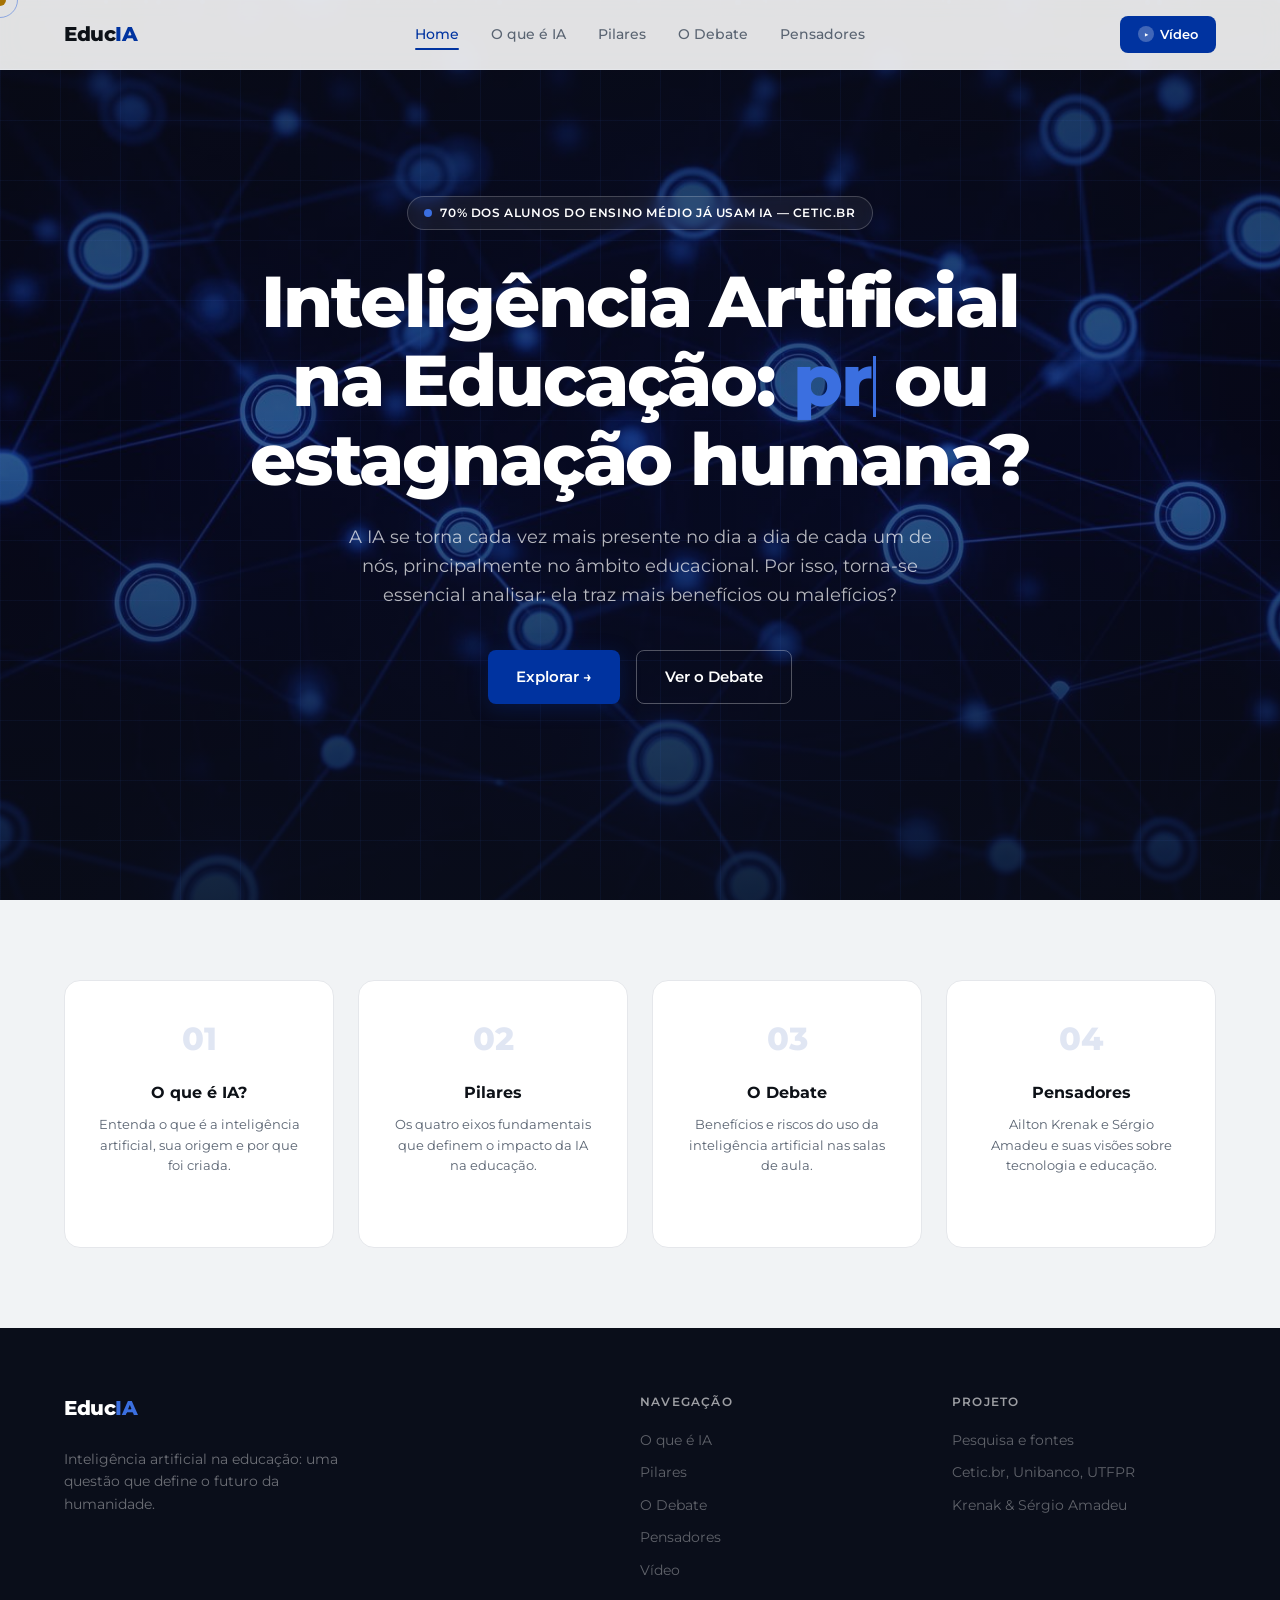
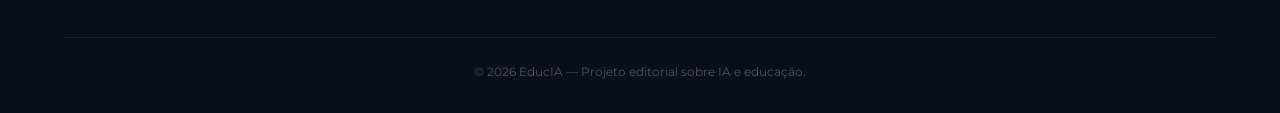
<file: index.html>
<!DOCTYPE html>
<html lang="pt-BR">
<head>
<meta charset="UTF-8"/><meta name="viewport" content="width=device-width,initial-scale=1.0"/>
<title>EducIA — IA na Educação</title>
<link rel="stylesheet" href="style.css">
<style>
  .hero{position:relative;min-height:100vh;display:flex;align-items:center;justify-content:center;overflow:hidden;text-align:center;color:#fff}
  .hero-bg{position:absolute;inset:0;width:100%;height:110%;object-fit:cover;z-index:0;animation:heroBgDrift 20s ease-in-out infinite alternate}
  @keyframes heroBgDrift{from{transform:scale(1.05) translateY(0)}to{transform:scale(1.12) translateY(-3%)}}
  .hero-overlay{position:absolute;inset:0;background:linear-gradient(180deg,rgba(10,14,26,.75) 0%,rgba(10,14,26,.5) 50%,rgba(10,14,26,.85) 100%);z-index:1}
  .hero-grid{position:absolute;inset:0;z-index:1;background-image:linear-gradient(rgba(59,111,224,.07) 1px,transparent 1px),linear-gradient(90deg,rgba(59,111,224,.07) 1px,transparent 1px);background-size:60px 60px;animation:gridMove 8s linear infinite}
  @keyframes gridMove{from{background-position:0 0}to{background-position:0 60px}}
  .particles{position:absolute;inset:0;z-index:1;pointer-events:none;overflow:hidden}
  .particle{position:absolute;border-radius:50%;background:rgba(59,111,224,.5);animation:floatUp linear infinite}
  @keyframes floatUp{0%{transform:translateY(100vh) scale(0);opacity:0}10%{opacity:1}90%{opacity:.5}100%{transform:translateY(-100px) scale(1);opacity:0}}
  .hero-content{position:relative;z-index:2;max-width:900px;padding:0 24px}
  .hero-content>*{opacity:0;transform:translateY(30px)}
  .hero-content.visible .badge{animation:fadeUp .7s .1s forwards}
  .hero-content.visible h1{animation:fadeUp .7s .3s forwards}
  .hero-content.visible .hero-sub{animation:fadeUp .7s .5s forwards}
  .hero-content.visible .hero-actions{animation:fadeUp .7s .7s forwards}
  @keyframes fadeUp{to{opacity:1;transform:translateY(0)}}
  .badge{display:inline-flex;align-items:center;gap:8px;padding:6px 16px;border-radius:999px;border:1px solid rgba(255,255,255,.2);background:rgba(255,255,255,.06);font-size:12px;font-weight:600;letter-spacing:.05em;margin-bottom:32px;backdrop-filter:blur(6px)}
  .dot{width:8px;height:8px;border-radius:50%;background:var(--cobalt-light);flex-shrink:0;animation:dotPulse 2s infinite}
  @keyframes dotPulse{0%,100%{box-shadow:0 0 0 0 rgba(59,111,224,.7)}50%{box-shadow:0 0 0 6px rgba(59,111,224,0)}}
  .hero h1{font-size:clamp(36px,6vw,72px);font-weight:800;line-height:1.1;letter-spacing:-.03em}
  .typewriter-wrap{display:inline;color:var(--cobalt-light)}
  #typewriter{display:inline}
  .cursor-blink{display:inline-block;width:3px;height:.85em;background:var(--cobalt-light);margin-left:2px;vertical-align:middle;animation:blink .7s step-end infinite}
  @keyframes blink{0%,100%{opacity:1}50%{opacity:0}}
  .hero-sub{margin-top:24px;font-size:18px;color:rgba(255,255,255,.7);max-width:600px;margin-left:auto;margin-right:auto}
  .hero-actions{margin-top:40px;display:flex;gap:16px;justify-content:center;flex-wrap:wrap}
  /* cards de navegação */
  .nav-cards{padding:80px 0;background:var(--muted)}
  .nav-cards-grid{display:grid;grid-template-columns:repeat(4,1fr);gap:24px}
  @media(max-width:900px){.nav-cards-grid{grid-template-columns:repeat(2,1fr)}}
  @media(max-width:560px){.nav-cards-grid{grid-template-columns:1fr}}
  .nav-card{display:block;background:var(--card);border:1px solid var(--border);border-radius:16px;padding:32px;transition:all .3s;text-align:center}
  .nav-card:hover{border-color:var(--cobalt);transform:translateY(-6px);box-shadow:0 16px 40px rgba(0,51,160,.1)}
  .nav-card-num{font-size:32px;font-weight:800;color:rgba(0,51,160,.12);margin-bottom:16px}
  .nav-card:hover .nav-card-num{color:var(--cobalt)}
  .nav-card h3{font-size:16px;font-weight:700;margin-bottom:8px;transition:color .3s}
  .nav-card:hover h3{color:var(--cobalt)}
  .nav-card p{font-size:13px;color:var(--muted-fg)}
  .nav-card .arrow{display:inline-block;margin-top:16px;font-size:13px;color:var(--cobalt);font-weight:600;opacity:0;transform:translateX(-8px);transition:opacity .3s,transform .3s}
  .nav-card:hover .arrow{opacity:1;transform:translateX(0)}
</style>
</head>
<body>
<div id="cursor"></div><div id="cursor-ring"></div><div id="progress-bar"></div>
<nav class="nav" id="navbar">
  <div class="nav-inner">
    <a href="index.html" class="logo">Educ<span>IA</span></a>
    <div class="nav-links">
      <a href="index.html">Home</a>
      <a href="sobre.html">O que é IA</a>
      <a href="pilares.html">Pilares</a>
      <a href="debate.html">O Debate</a>
      <a href="pensadores.html">Pensadores</a>
    </div>
    <div class="nav-right">
      <a href="videos.html" class="nav-video-btn"><span class="play-icon">▶</span> Vídeo</a>
    </div>
  </div>
</nav>

<section class="hero">
  <img src="hero-bg.jpg" alt="" class="hero-bg"/>
  <div class="hero-overlay"></div>
  <div class="hero-grid"></div>
  <div class="particles" id="particles"></div>
  <div class="hero-content" id="heroContent">
    <div class="badge"><span class="dot"></span> 70% DOS ALUNOS DO ENSINO MÉDIO JÁ USAM IA — CETIC.BR</div>
    <h1>Inteligência Artificial na Educação: <span class="typewriter-wrap"><span id="typewriter"></span><span class="cursor-blink"></span></span> ou estagnação humana?</h1>
    <p class="hero-sub">A IA se torna cada vez mais presente no dia a dia de cada um de nós, principalmente no âmbito educacional. Por isso, torna-se essencial analisar: ela traz mais benefícios ou malefícios?</p>
    <div class="hero-actions">
      <a href="sobre.html" class="btn btn-primary">Explorar →</a>
      <a href="debate.html" class="btn btn-outline">Ver o Debate</a>
    </div>
  </div>
</section>

<section class="nav-cards">
  <div class="container">
    <div class="nav-cards-grid stagger">
      <a href="sobre.html" class="nav-card">
        <div class="nav-card-num">01</div>
        <h3>O que é IA?</h3>
        <p>Entenda o que é a inteligência artificial, sua origem e por que foi criada.</p>
        <div class="arrow">Explorar →</div>
      </a>
      <a href="pilares.html" class="nav-card">
        <div class="nav-card-num">02</div>
        <h3>Pilares</h3>
        <p>Os quatro eixos fundamentais que definem o impacto da IA na educação.</p>
        <div class="arrow">Explorar →</div>
      </a>
      <a href="debate.html" class="nav-card">
        <div class="nav-card-num">03</div>
        <h3>O Debate</h3>
        <p>Benefícios e riscos do uso da inteligência artificial nas salas de aula.</p>
        <div class="arrow">Explorar →</div>
      </a>
      <a href="pensadores.html" class="nav-card">
        <div class="nav-card-num">04</div>
        <h3>Pensadores</h3>
        <p>Ailton Krenak e Sérgio Amadeu e suas visões sobre tecnologia e educação.</p>
        <div class="arrow">Explorar →</div>
      </a>
    </div>
  </div>
</section>

<footer id="contato">
  <div class="container">
    <div class="footer-grid">
      <div><a href="index.html" class="logo" style="color:#fff">Educ<span style="color:var(--cobalt-light)">IA</span></a><p>Inteligência artificial na educação: uma questão que define o futuro da humanidade.</p></div>
      <div><h4>Navegação</h4><a href="sobre.html">O que é IA</a><br><a href="pilares.html">Pilares</a><br><a href="debate.html">O Debate</a><br><a href="pensadores.html">Pensadores</a><br><a href="videos.html">Vídeo</a></div>
      <div><h4>Projeto</h4><a href="#">Pesquisa e fontes</a><br><a href="#">Cetic.br, Unibanco, UTFPR</a><br><a href="#">Krenak &amp; Sérgio Amadeu</a></div>
    </div>
    <div class="footer-bottom">© 2026 EducIA — Projeto editorial sobre IA e educação.</div>
  </div>
</footer>
<script src="script.js"></script>
<script>
window.addEventListener('load',()=>document.getElementById('heroContent').classList.add('visible'));
const pc=document.getElementById('particles');
for(let i=0;i<22;i++){const p=document.createElement('div');p.className='particle';const s=Math.random()*4+2;p.style.cssText=`width:${s}px;height:${s}px;left:${Math.random()*100}%;animation-duration:${Math.random()*10+8}s;animation-delay:${Math.random()*8}s;opacity:${Math.random()*.4+.15}`;pc.appendChild(p)}
const words=['progresso','inovação','o futuro','a solução?'];let wi=0,ci=0,deleting=false;
const tw=document.getElementById('typewriter');
function type(){const word=words[wi];if(!deleting){tw.textContent=word.slice(0,++ci);if(ci===word.length){deleting=true;setTimeout(type,1800);return}}else{tw.textContent=word.slice(0,--ci);if(ci===0){deleting=false;wi=(wi+1)%words.length}}setTimeout(type,deleting?60:100)}
setTimeout(type,1200);
</script>
</body></html>
</file>
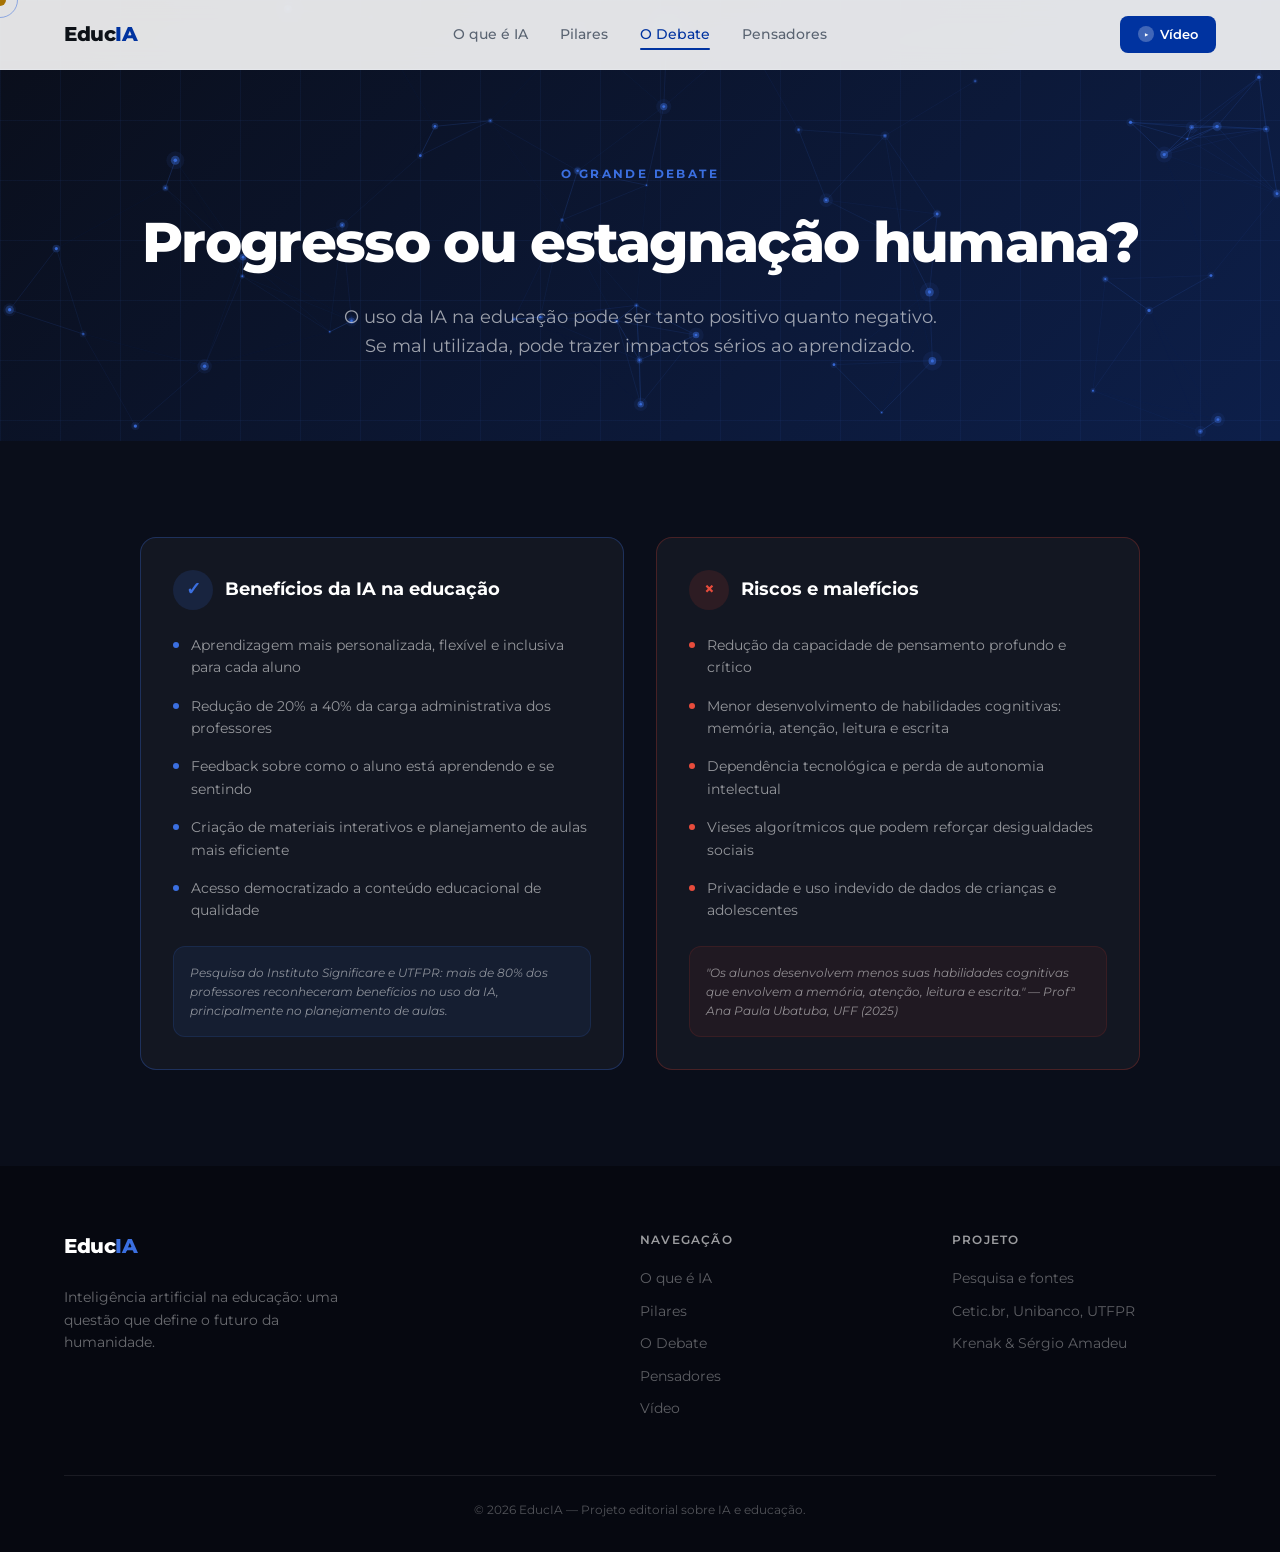
<file: debate.html>
<!DOCTYPE html>
<html lang="pt-BR">
<head>
<meta charset="UTF-8"/><meta name="viewport" content="width=device-width,initial-scale=1.0"/>
<title>EducIA — O Debate</title>
<link rel="stylesheet" href="style.css">
<style>
  body{background:var(--deep-dark)}
  .page-hero{background:linear-gradient(135deg,var(--deep-dark) 0%,#0d1f4a 100%)}
  .section{background:var(--deep-dark)}
  .section-intro h2,.section-intro .eyebrow{color:#fff}
  .section-intro .eyebrow{color:var(--cobalt-light)}
  .section-intro p{color:rgba(255,255,255,.5)}
  .debate-grid{display:grid;grid-template-columns:1fr 1fr;gap:32px;max-width:1000px;margin:0 auto}
  @media(max-width:768px){.debate-grid{grid-template-columns:1fr}}
  .debate-card{background:rgba(255,255,255,.04);border-radius:16px;padding:32px;border:1px solid rgba(255,255,255,.08);transition:transform .3s,box-shadow .3s}
  .debate-card:hover{transform:translateY(-4px)}
  .debate-card.benefit{border-color:rgba(59,111,224,.3)}
  .debate-card.benefit:hover{box-shadow:0 12px 40px rgba(59,111,224,.15)}
  .debate-card.risk{border-color:rgba(192,57,43,.3)}
  .debate-card.risk:hover{box-shadow:0 12px 40px rgba(192,57,43,.15)}
  .debate-head{display:flex;align-items:center;gap:12px;margin-bottom:24px}
  .debate-icon{width:40px;height:40px;border-radius:50%;display:flex;align-items:center;justify-content:center;font-weight:700;font-size:18px;transition:transform .3s}
  .debate-card:hover .debate-icon{transform:scale(1.15) rotate(-5deg)}
  .benefit .debate-icon{background:rgba(59,111,224,.15);color:var(--cobalt-light)}
  .risk .debate-icon{background:rgba(192,57,43,.15);color:#e74c3c}
  .debate-head h3{font-size:18px;color:#fff}
  .debate-card ul li{display:flex;gap:12px;margin-bottom:16px;font-size:14px;color:rgba(255,255,255,.55);opacity:0;transform:translateX(-10px);transition:opacity .4s,transform .4s}
  .debate-card.visible ul li{opacity:1;transform:translateX(0)}
  .debate-card.visible ul li:nth-child(1){transition-delay:.1s}
  .debate-card.visible ul li:nth-child(2){transition-delay:.2s}
  .debate-card.visible ul li:nth-child(3){transition-delay:.3s}
  .debate-card.visible ul li:nth-child(4){transition-delay:.4s}
  .debate-card.visible ul li:nth-child(5){transition-delay:.5s}
  .debate-card ul li::before{content:"";width:6px;height:6px;border-radius:50%;margin-top:8px;flex-shrink:0}
  .benefit ul li::before{background:var(--cobalt-light)}
  .risk ul li::before{background:#e74c3c}
  .debate-quote{margin-top:24px;padding:16px;border-radius:12px;font-size:12px;font-style:italic}
  .benefit .debate-quote{background:rgba(59,111,224,.08);border:1px solid rgba(59,111,224,.15);color:rgba(255,255,255,.5)}
  .risk .debate-quote{background:rgba(192,57,43,.08);border:1px solid rgba(192,57,43,.15);color:rgba(255,255,255,.5)}
  footer{background:#060810}

  .bg-canvas{position:absolute;inset:0;width:100%;height:100%;display:block;z-index:0;pointer-events:none}
  .page-hero{position:relative;overflow:hidden}
  .page-hero-content{position:relative;z-index:1}
</style>
</head>
<body>
<div id="cursor"></div><div id="cursor-ring"></div><div id="progress-bar"></div>
<nav class="nav" id="navbar">
  <div class="nav-inner">
    <a href="index.html" class="logo">Educ<span>IA</span></a>
    <div class="nav-links">
      <a href="sobre.html">O que é IA</a>
      <a href="pilares.html">Pilares</a>
      <a href="debate.html">O Debate</a>
      <a href="pensadores.html">Pensadores</a>
    </div>
    <div class="nav-right"><a href="videos.html" class="nav-video-btn"><span class="play-icon">▶</span> Vídeo</a></div>
  </div>
</nav>

<div class="page-hero">
  <canvas id="bgCanvas" class="bg-canvas"></canvas>
  <div class="page-hero-content container">
    <span class="eyebrow">O Grande Debate</span>
    <h1>Progresso ou estagnação humana?</h1>
    <p>O uso da IA na educação pode ser tanto positivo quanto negativo. Se mal utilizada, pode trazer impactos sérios ao aprendizado.</p>
  </div>
</div>

<section class="section">
  <div class="container">
    <div class="debate-grid">
      <div class="debate-card benefit reveal-left">
        <div class="debate-head"><div class="debate-icon">✓</div><h3>Benefícios da IA na educação</h3></div>
        <ul>
          <li>Aprendizagem mais personalizada, flexível e inclusiva para cada aluno</li>
          <li>Redução de 20% a 40% da carga administrativa dos professores</li>
          <li>Feedback sobre como o aluno está aprendendo e se sentindo</li>
          <li>Criação de materiais interativos e planejamento de aulas mais eficiente</li>
          <li>Acesso democratizado a conteúdo educacional de qualidade</li>
        </ul>
        <div class="debate-quote">Pesquisa do Instituto Significare e UTFPR: mais de 80% dos professores reconheceram benefícios no uso da IA, principalmente no planejamento de aulas.</div>
      </div>
      <div class="debate-card risk reveal-right">
        <div class="debate-head"><div class="debate-icon">×</div><h3>Riscos e malefícios</h3></div>
        <ul>
          <li>Redução da capacidade de pensamento profundo e crítico</li>
          <li>Menor desenvolvimento de habilidades cognitivas: memória, atenção, leitura e escrita</li>
          <li>Dependência tecnológica e perda de autonomia intelectual</li>
          <li>Vieses algorítmicos que podem reforçar desigualdades sociais</li>
          <li>Privacidade e uso indevido de dados de crianças e adolescentes</li>
        </ul>
        <div class="debate-quote">"Os alunos desenvolvem menos suas habilidades cognitivas que envolvem a memória, atenção, leitura e escrita." — Profª Ana Paula Ubatuba, UFF (2025)</div>
      </div>
    </div>
  </div>
</section>

<footer>
  <div class="container">
    <div class="footer-grid">
      <div><a href="index.html" class="logo" style="color:#fff">Educ<span style="color:var(--cobalt-light)">IA</span></a><p>Inteligência artificial na educação: uma questão que define o futuro da humanidade.</p></div>
      <div><h4>Navegação</h4><a href="sobre.html">O que é IA</a><br><a href="pilares.html">Pilares</a><br><a href="debate.html">O Debate</a><br><a href="pensadores.html">Pensadores</a><br><a href="videos.html">Vídeo</a></div>
      <div><h4>Projeto</h4><a href="#">Pesquisa e fontes</a><br><a href="#">Cetic.br, Unibanco, UTFPR</a><br><a href="#">Krenak &amp; Sérgio Amadeu</a></div>
    </div>
    <div class="footer-bottom">© 2026 EducIA — Projeto editorial sobre IA e educação.</div>
  </div>
</footer>
<script src="script.js"></script>
<script src="bg.js"></script>
<script>createNetworkBg('bgCanvas', {color:'59,111,224', dots:55});</script>
</body></html>
</file>
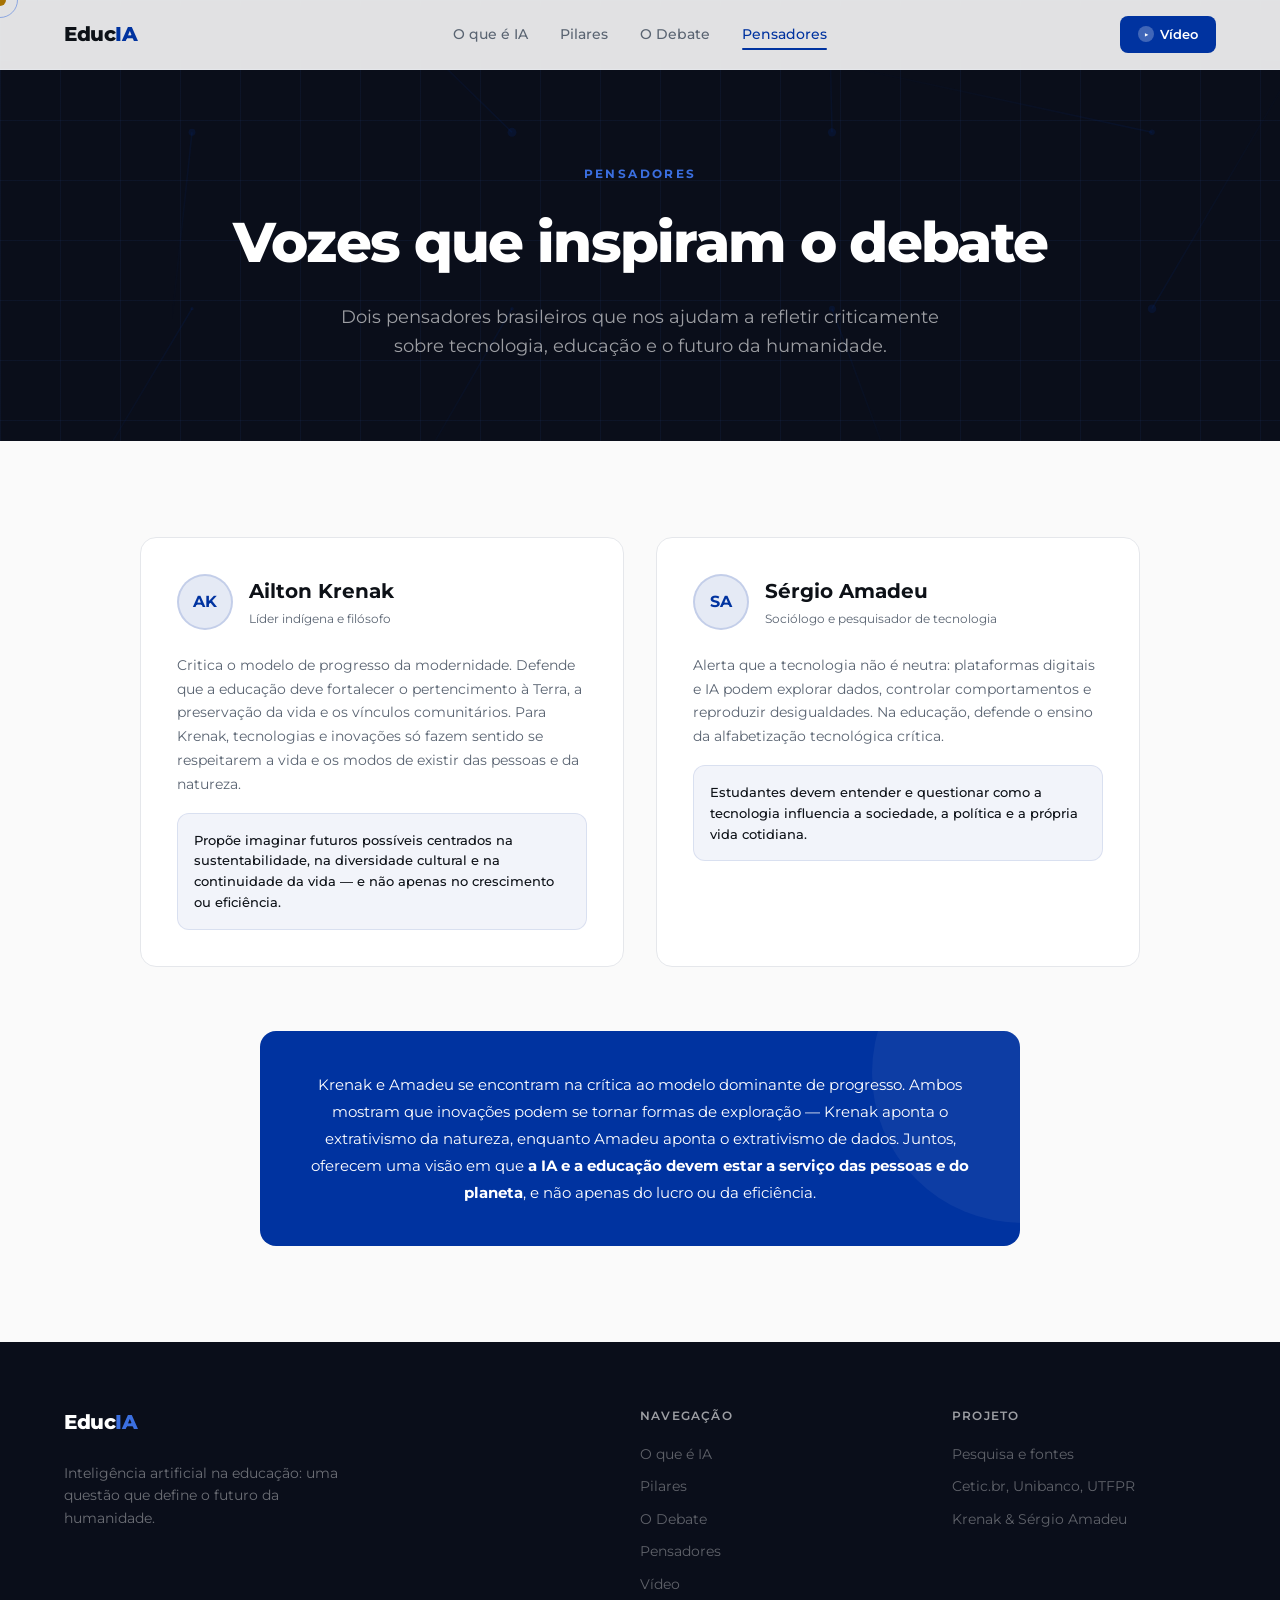
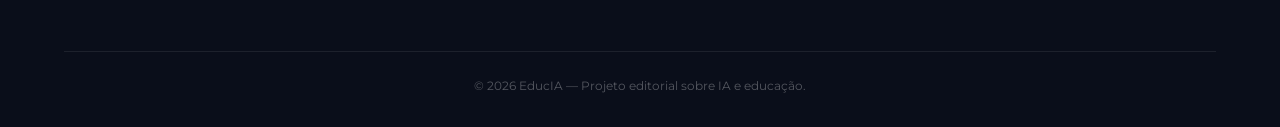
<file: pensadores.html>
<!DOCTYPE html>
<html lang="pt-BR">
<head>
<meta charset="UTF-8"/><meta name="viewport" content="width=device-width,initial-scale=1.0"/>
<title>EducIA — Pensadores</title>
<link rel="stylesheet" href="style.css">
<style>
  .thinkers-grid{display:grid;grid-template-columns:1fr 1fr;gap:32px;max-width:1000px;margin:0 auto}
  @media(max-width:768px){.thinkers-grid{grid-template-columns:1fr}}
  .thinker{background:var(--card);border:1px solid var(--border);border-radius:16px;padding:36px;transition:transform .3s,box-shadow .3s}
  .thinker:hover{transform:translateY(-4px);box-shadow:0 12px 40px rgba(0,0,0,.08)}
  .thinker-head{display:flex;align-items:center;gap:16px;margin-bottom:24px}
  .thinker-avatar{width:56px;height:56px;border-radius:50%;background:rgba(0,51,160,.1);color:var(--cobalt);display:flex;align-items:center;justify-content:center;font-weight:700;font-size:16px;flex-shrink:0;transition:background .3s,color .3s,transform .3s;border:2px solid rgba(0,51,160,.15)}
  .thinker:hover .thinker-avatar{background:var(--cobalt);color:#fff;transform:scale(1.1)}
  .thinker-name{font-size:20px;font-weight:700}
  .thinker-role{font-size:12px;color:var(--muted-fg);margin-top:2px}
  .thinker p{font-size:14px;color:var(--muted-fg);margin-bottom:16px;line-height:1.7}
  .thinker-idea{padding:16px;background:rgba(0,51,160,.05);border:1px solid rgba(0,51,160,.1);border-radius:12px;font-size:13px;font-weight:500;color:var(--foreground)}
  .synthesis{margin-top:64px;max-width:760px;margin-left:auto;margin-right:auto;background:var(--cobalt);color:#fff;border-radius:16px;padding:40px;text-align:center;font-size:15px;line-height:1.8;position:relative;overflow:hidden}
  .synthesis::before{content:'';position:absolute;top:-50%;right:-20%;width:300px;height:300px;border-radius:50%;background:rgba(255,255,255,.05);animation:synthPulse 4s ease-in-out infinite}
  @keyframes synthPulse{0%,100%{transform:scale(1)}50%{transform:scale(1.1)}}
  .synthesis strong{font-weight:700}

  .bg-canvas{position:absolute;inset:0;width:100%;height:100%;display:block;z-index:0;pointer-events:none}
  .page-hero{position:relative;overflow:hidden}
  .page-hero-content{position:relative;z-index:1}
</style>
</head>
<body>
<div id="cursor"></div><div id="cursor-ring"></div><div id="progress-bar"></div>
<nav class="nav" id="navbar">
  <div class="nav-inner">
    <a href="index.html" class="logo">Educ<span>IA</span></a>
    <div class="nav-links">
      <a href="sobre.html">O que é IA</a>
      <a href="pilares.html">Pilares</a>
      <a href="debate.html">O Debate</a>
      <a href="pensadores.html">Pensadores</a>
    </div>
    <div class="nav-right"><a href="videos.html" class="nav-video-btn"><span class="play-icon">▶</span> Vídeo</a></div>
  </div>
</nav>

<div class="page-hero">
  <canvas id="bgCanvas" class="bg-canvas"></canvas>
  <div class="page-hero-content container">
    <span class="eyebrow">Pensadores</span>
    <h1>Vozes que inspiram o debate</h1>
    <p>Dois pensadores brasileiros que nos ajudam a refletir criticamente sobre tecnologia, educação e o futuro da humanidade.</p>
  </div>
</div>

<section class="section">
  <div class="container">
    <div class="thinkers-grid">
      <div class="thinker reveal-left">
        <div class="thinker-head">
          <div class="thinker-avatar">AK</div>
          <div><div class="thinker-name">Ailton Krenak</div><div class="thinker-role">Líder indígena e filósofo</div></div>
        </div>
        <p>Critica o modelo de progresso da modernidade. Defende que a educação deve fortalecer o pertencimento à Terra, a preservação da vida e os vínculos comunitários. Para Krenak, tecnologias e inovações só fazem sentido se respeitarem a vida e os modos de existir das pessoas e da natureza.</p>
        <div class="thinker-idea">Propõe imaginar futuros possíveis centrados na sustentabilidade, na diversidade cultural e na continuidade da vida — e não apenas no crescimento ou eficiência.</div>
      </div>
      <div class="thinker reveal-right">
        <div class="thinker-head">
          <div class="thinker-avatar">SA</div>
          <div><div class="thinker-name">Sérgio Amadeu</div><div class="thinker-role">Sociólogo e pesquisador de tecnologia</div></div>
        </div>
        <p>Alerta que a tecnologia não é neutra: plataformas digitais e IA podem explorar dados, controlar comportamentos e reproduzir desigualdades. Na educação, defende o ensino da alfabetização tecnológica crítica.</p>
        <div class="thinker-idea">Estudantes devem entender e questionar como a tecnologia influencia a sociedade, a política e a própria vida cotidiana.</div>
      </div>
    </div>
    <div class="synthesis reveal">
      Krenak e Amadeu se encontram na crítica ao modelo dominante de progresso. Ambos mostram que inovações podem se tornar formas de exploração — Krenak aponta o extrativismo da natureza, enquanto Amadeu aponta o extrativismo de dados. Juntos, oferecem uma visão em que <strong>a IA e a educação devem estar a serviço das pessoas e do planeta</strong>, e não apenas do lucro ou da eficiência.
    </div>
  </div>
</section>

<footer>
  <div class="container">
    <div class="footer-grid">
      <div><a href="index.html" class="logo" style="color:#fff">Educ<span style="color:var(--cobalt-light)">IA</span></a><p>Inteligência artificial na educação: uma questão que define o futuro da humanidade.</p></div>
      <div><h4>Navegação</h4><a href="sobre.html">O que é IA</a><br><a href="pilares.html">Pilares</a><br><a href="debate.html">O Debate</a><br><a href="pensadores.html">Pensadores</a><br><a href="videos.html">Vídeo</a></div>
      <div><h4>Projeto</h4><a href="#">Pesquisa e fontes</a><br><a href="#">Cetic.br, Unibanco, UTFPR</a><br><a href="#">Krenak &amp; Sérgio Amadeu</a></div>
    </div>
    <div class="footer-bottom">© 2026 EducIA — Projeto editorial sobre IA e educação.</div>
  </div>
</footer>
<script src="script.js"></script>
<script src="bg.js"></script>
<script>createGeometricBg('bgCanvas');</script>
</body></html>
</file>
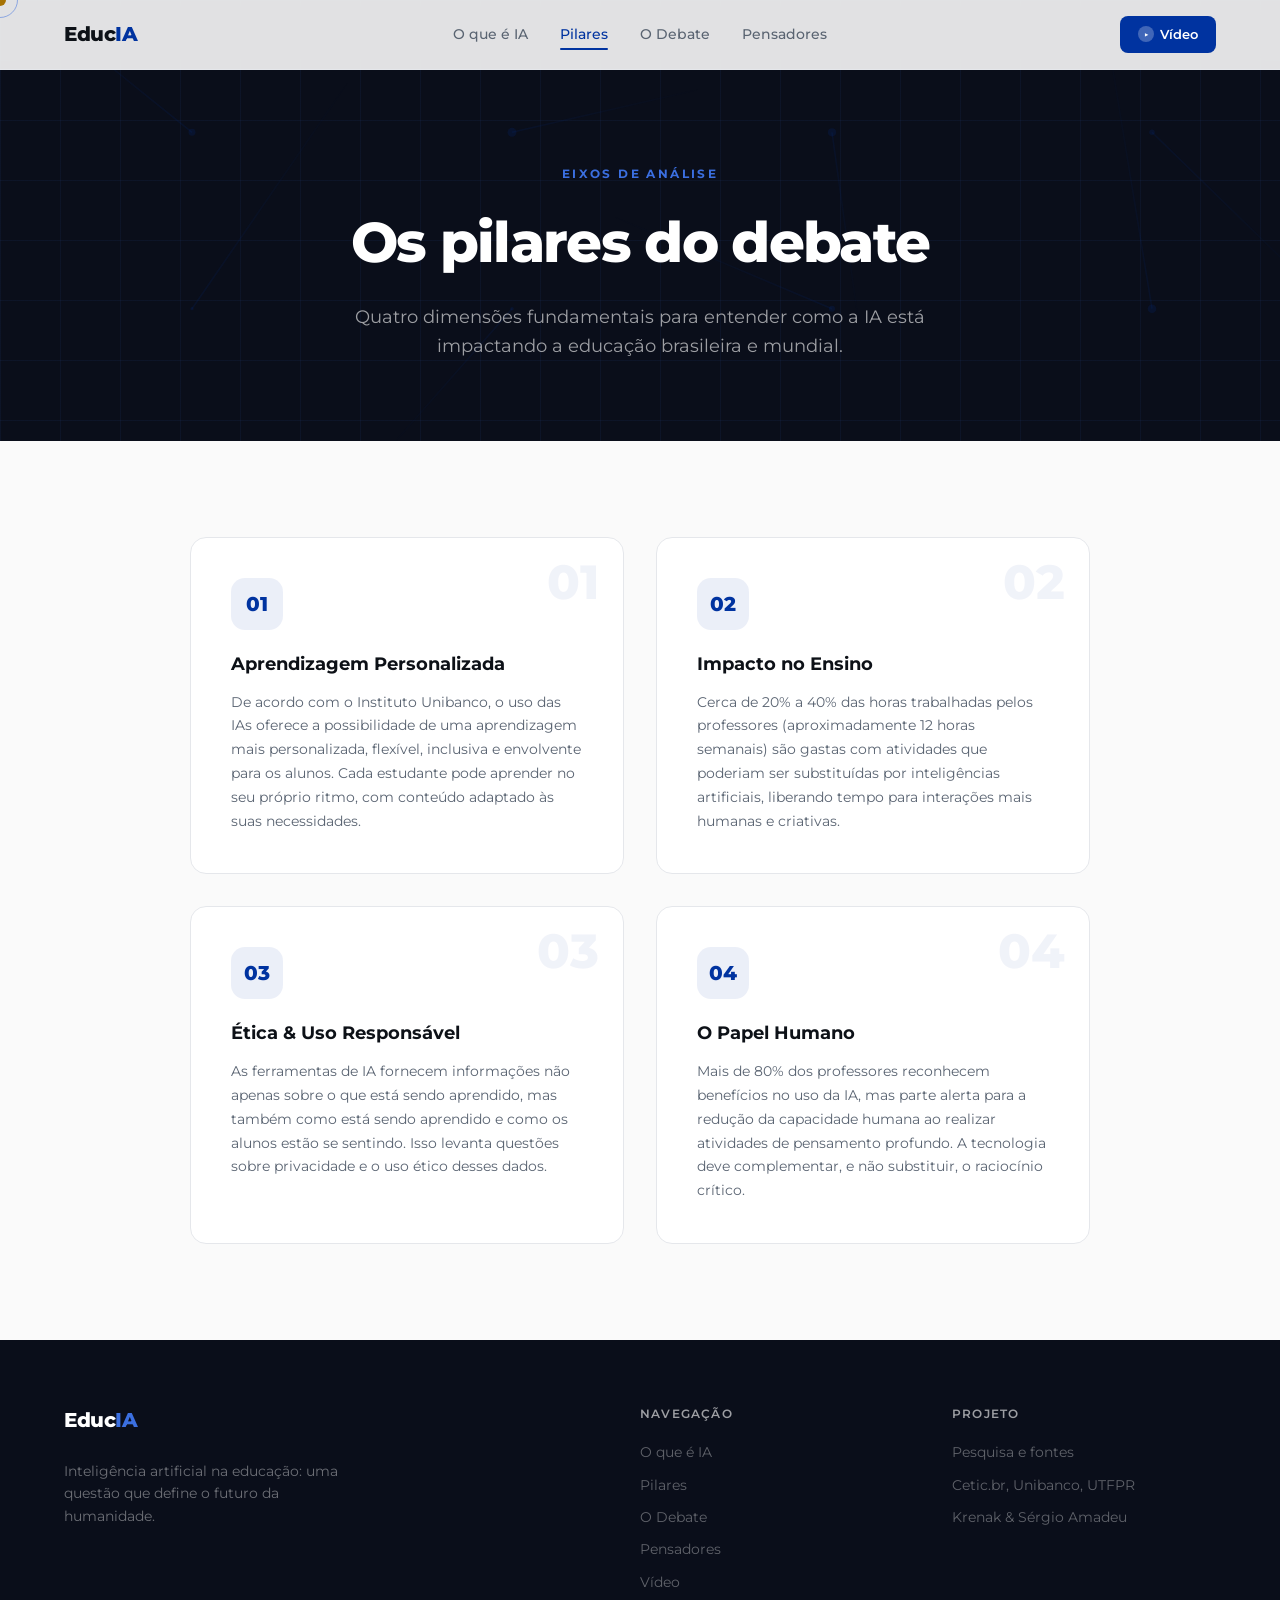
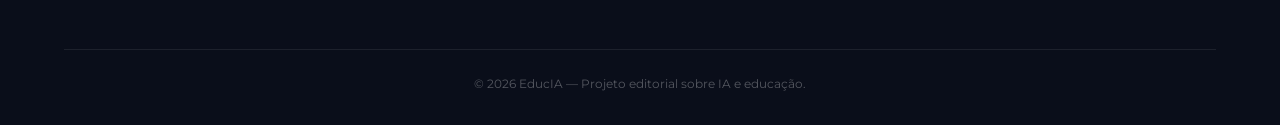
<file: pilares.html>
<!DOCTYPE html>
<html lang="pt-BR">
<head>
<meta charset="UTF-8"/><meta name="viewport" content="width=device-width,initial-scale=1.0"/>
<title>EducIA — Pilares</title>
<link rel="stylesheet" href="style.css">
<style>
  .pillars-grid{display:grid;grid-template-columns:repeat(2,1fr);gap:32px;max-width:900px;margin:0 auto}
  @media(max-width:640px){.pillars-grid{grid-template-columns:1fr}}
  .pillar{padding:40px;border-radius:16px;background:var(--card);border:1px solid var(--border);transition:all .35s cubic-bezier(.25,.46,.45,.94);position:relative;overflow:hidden}
  .pillar::before{content:'';position:absolute;inset:0;background:linear-gradient(135deg,rgba(0,51,160,.05) 0%,transparent 60%);opacity:0;transition:opacity .3s}
  .pillar:hover{border-color:var(--cobalt);transform:translateY(-8px);box-shadow:0 16px 40px rgba(0,51,160,.12)}
  .pillar:hover::before{opacity:1}
  .pillar-icon{width:52px;height:52px;border-radius:14px;background:rgba(0,51,160,.08);display:flex;align-items:center;justify-content:center;margin-bottom:20px;font-size:20px;font-weight:800;color:var(--cobalt);transition:background .3s,transform .3s}
  .pillar:hover .pillar-icon{background:var(--cobalt);color:#fff;transform:rotate(6deg) scale(1.1)}
  .pillar h3{font-size:18px;margin-bottom:12px}
  .pillar p{font-size:14px;color:var(--muted-fg);line-height:1.7}
  .pillar-num{position:absolute;top:20px;right:24px;font-size:48px;font-weight:800;color:rgba(0,51,160,.06);line-height:1;transition:color .3s}
  .pillar:hover .pillar-num{color:rgba(0,51,160,.1)}

  .bg-canvas{position:absolute;inset:0;width:100%;height:100%;display:block;z-index:0;pointer-events:none}
  .page-hero{position:relative;overflow:hidden}
  .page-hero-content{position:relative;z-index:1}
</style>
</head>
<body>
<div id="cursor"></div><div id="cursor-ring"></div><div id="progress-bar"></div>
<nav class="nav" id="navbar">
  <div class="nav-inner">
    <a href="index.html" class="logo">Educ<span>IA</span></a>
    <div class="nav-links">
      <a href="sobre.html">O que é IA</a>
      <a href="pilares.html">Pilares</a>
      <a href="debate.html">O Debate</a>
      <a href="pensadores.html">Pensadores</a>
    </div>
    <div class="nav-right"><a href="videos.html" class="nav-video-btn"><span class="play-icon">▶</span> Vídeo</a></div>
  </div>
</nav>

<div class="page-hero">
  <canvas id="bgCanvas" class="bg-canvas"></canvas>
  <div class="page-hero-content container">
    <span class="eyebrow">Eixos de Análise</span>
    <h1>Os pilares do debate</h1>
    <p>Quatro dimensões fundamentais para entender como a IA está impactando a educação brasileira e mundial.</p>
  </div>
</div>

<section class="section">
  <div class="container">
    <div class="pillars-grid stagger">
      <div class="pillar">
        <div class="pillar-num">01</div>
        <div class="pillar-icon">01</div>
        <h3>Aprendizagem Personalizada</h3>
        <p>De acordo com o Instituto Unibanco, o uso das IAs oferece a possibilidade de uma aprendizagem mais personalizada, flexível, inclusiva e envolvente para os alunos. Cada estudante pode aprender no seu próprio ritmo, com conteúdo adaptado às suas necessidades.</p>
      </div>
      <div class="pillar">
        <div class="pillar-num">02</div>
        <div class="pillar-icon">02</div>
        <h3>Impacto no Ensino</h3>
        <p>Cerca de 20% a 40% das horas trabalhadas pelos professores (aproximadamente 12 horas semanais) são gastas com atividades que poderiam ser substituídas por inteligências artificiais, liberando tempo para interações mais humanas e criativas.</p>
      </div>
      <div class="pillar">
        <div class="pillar-num">03</div>
        <div class="pillar-icon">03</div>
        <h3>Ética & Uso Responsável</h3>
        <p>As ferramentas de IA fornecem informações não apenas sobre o que está sendo aprendido, mas também como está sendo aprendido e como os alunos estão se sentindo. Isso levanta questões sobre privacidade e o uso ético desses dados.</p>
      </div>
      <div class="pillar">
        <div class="pillar-num">04</div>
        <div class="pillar-icon">04</div>
        <h3>O Papel Humano</h3>
        <p>Mais de 80% dos professores reconhecem benefícios no uso da IA, mas parte alerta para a redução da capacidade humana ao realizar atividades de pensamento profundo. A tecnologia deve complementar, e não substituir, o raciocínio crítico.</p>
      </div>
    </div>
  </div>
</section>

<footer>
  <div class="container">
    <div class="footer-grid">
      <div><a href="index.html" class="logo" style="color:#fff">Educ<span style="color:var(--cobalt-light)">IA</span></a><p>Inteligência artificial na educação: uma questão que define o futuro da humanidade.</p></div>
      <div><h4>Navegação</h4><a href="sobre.html">O que é IA</a><br><a href="pilares.html">Pilares</a><br><a href="debate.html">O Debate</a><br><a href="pensadores.html">Pensadores</a><br><a href="videos.html">Vídeo</a></div>
      <div><h4>Projeto</h4><a href="#">Pesquisa e fontes</a><br><a href="#">Cetic.br, Unibanco, UTFPR</a><br><a href="#">Krenak &amp; Sérgio Amadeu</a></div>
    </div>
    <div class="footer-bottom">© 2026 EducIA — Projeto editorial sobre IA e educação.</div>
  </div>
</footer>
<script src="script.js"></script>
<script src="bg.js"></script>
<script>createGeometricBg('bgCanvas');</script>
</body></html>
</file>
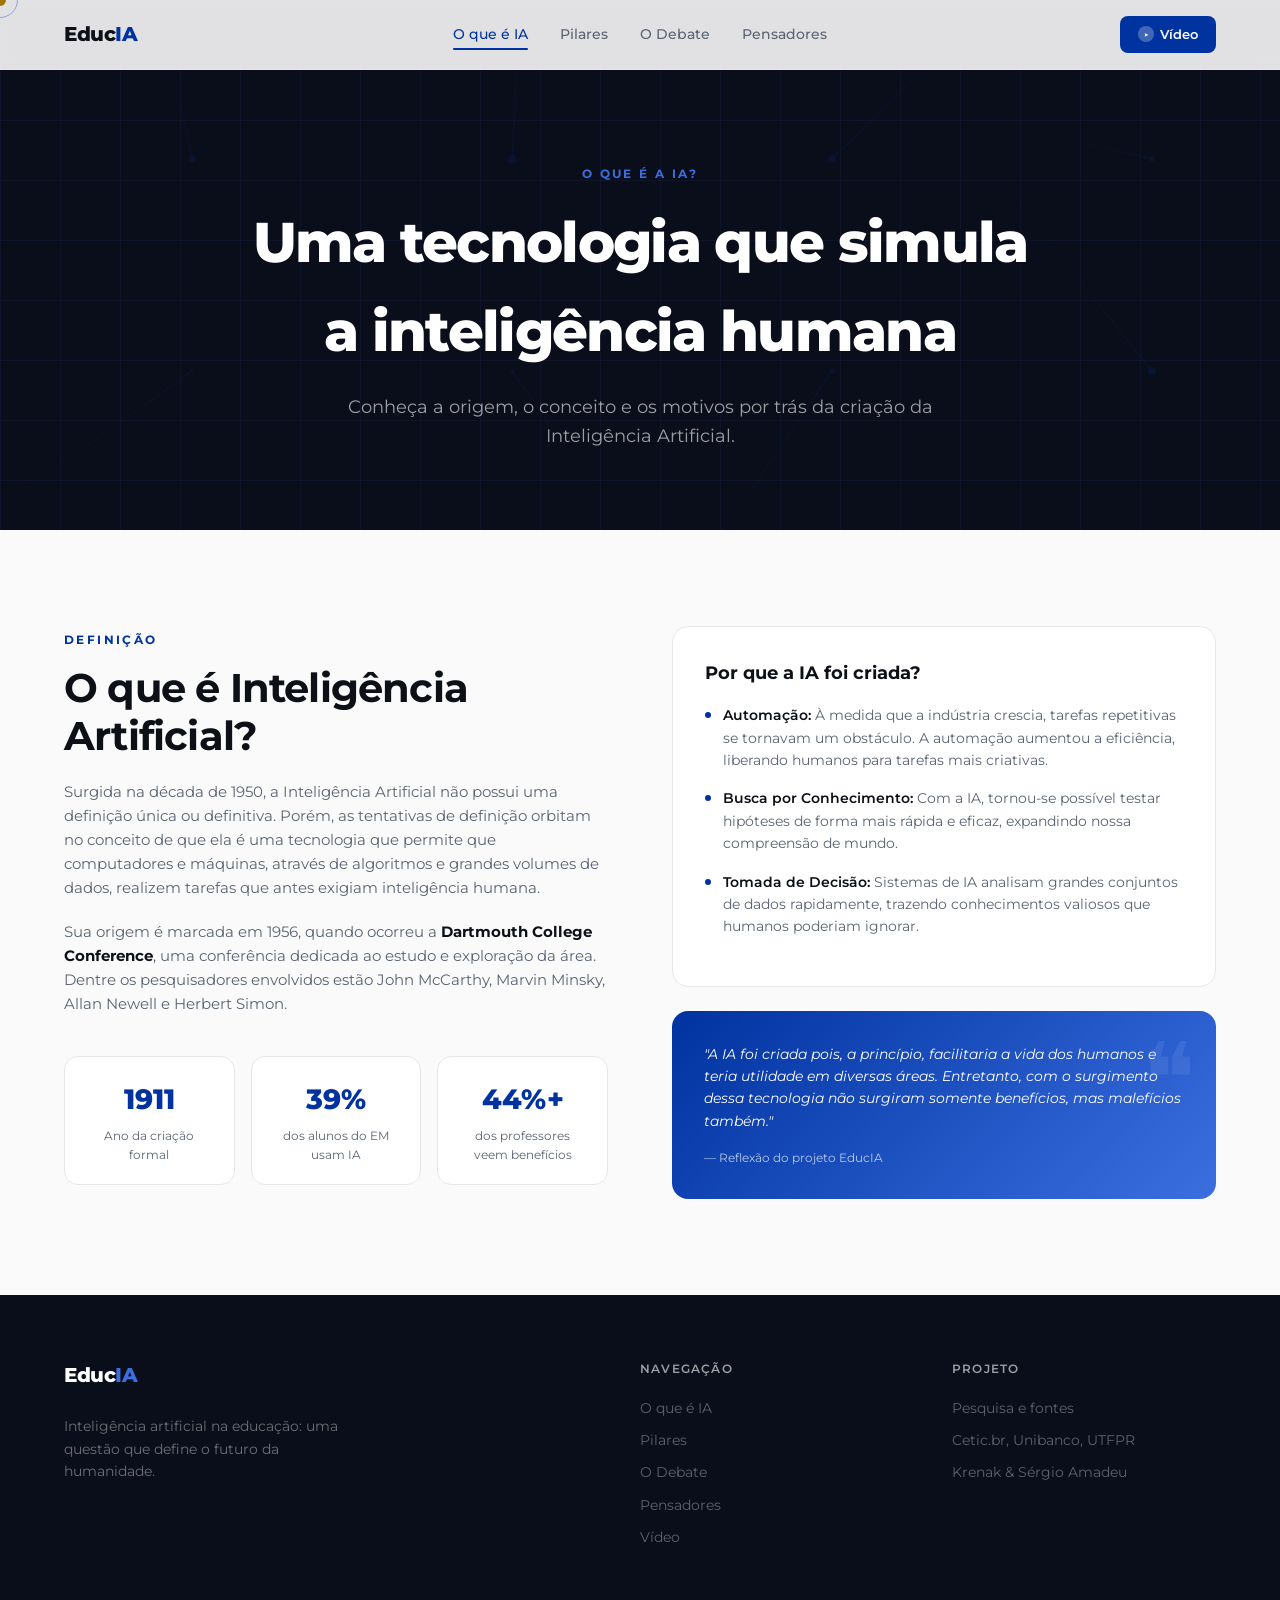
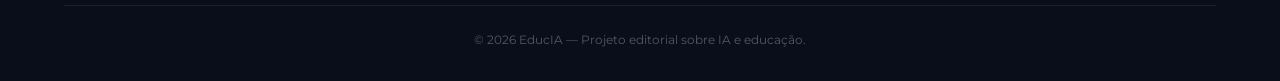
<file: sobre.html>
<!DOCTYPE html>
<html lang="pt-BR">
<head>
<meta charset="UTF-8"/><meta name="viewport" content="width=device-width,initial-scale=1.0"/>
<title>EducIA — O que é IA?</title>
<link rel="stylesheet" href="style.css">
<style>
  .about-grid{display:grid;grid-template-columns:1fr 1fr;gap:64px;align-items:start}
  @media(max-width:900px){.about-grid{grid-template-columns:1fr}}
  .about-text p{color:var(--muted-fg);margin-top:20px;font-size:15px}
  .about-text strong{color:var(--foreground)}
  .stats{display:grid;grid-template-columns:repeat(3,1fr);gap:16px;margin-top:40px}
  .stat-box{background:var(--card);border:1px solid var(--border);border-radius:14px;padding:20px;text-align:center;transition:transform .3s,box-shadow .3s}
  .stat-box:hover{transform:translateY(-4px);box-shadow:0 8px 24px rgba(0,51,160,.1)}
  .stat-val{font-size:28px;font-weight:800;color:var(--cobalt)}
  .stat-lbl{font-size:12px;color:var(--muted-fg);margin-top:4px}
  .quote-card{background:linear-gradient(135deg,var(--cobalt),var(--cobalt-light));color:#fff;border-radius:16px;padding:32px;margin-top:24px;position:relative;overflow:hidden}
  .quote-card::before{content:'❝';position:absolute;top:-10px;right:20px;font-size:100px;opacity:0.08;font-family:serif}
  .quote-card p{font-style:italic;font-size:14px;position:relative}
  .quote-card .src{margin-top:16px;font-size:12px;opacity:.7}

  .bg-canvas{position:absolute;inset:0;width:100%;height:100%;display:block;z-index:0;pointer-events:none}
  .page-hero{position:relative;overflow:hidden}
  .page-hero-content{position:relative;z-index:1}
</style>
</head>
<body>
<div id="cursor"></div><div id="cursor-ring"></div><div id="progress-bar"></div>
<nav class="nav" id="navbar">
  <div class="nav-inner">
    <a href="index.html" class="logo">Educ<span>IA</span></a>
    <div class="nav-links">
      <a href="sobre.html">O que é IA</a>
      <a href="pilares.html">Pilares</a>
      <a href="debate.html">O Debate</a>
      <a href="pensadores.html">Pensadores</a>
    </div>
    <div class="nav-right"><a href="videos.html" class="nav-video-btn"><span class="play-icon">▶</span> Vídeo</a></div>
  </div>
</nav>

<div class="page-hero">
  <canvas id="bgCanvas" class="bg-canvas"></canvas>
  <div class="page-hero-content container">
    <span class="eyebrow">O que é a IA?</span>
    <h1>Uma tecnologia que simula<br>a inteligência humana</h1>
    <p>Conheça a origem, o conceito e os motivos por trás da criação da Inteligência Artificial.</p>
  </div>
</div>

<section class="section">
  <div class="container">
    <div class="about-grid">
      <div class="about-text reveal-left">
        <span class="eyebrow">Definição</span>
        <h2>O que é Inteligência Artificial?</h2>
        <p>Surgida na década de 1950, a Inteligência Artificial não possui uma definição única ou definitiva. Porém, as tentativas de definição orbitam no conceito de que ela é uma tecnologia que permite que computadores e máquinas, através de algoritmos e grandes volumes de dados, realizem tarefas que antes exigiam inteligência humana.</p>
        <p>Sua origem é marcada em 1956, quando ocorreu a <strong>Dartmouth College Conference</strong>, uma conferência dedicada ao estudo e exploração da área. Dentre os pesquisadores envolvidos estão John McCarthy, Marvin Minsky, Allan Newell e Herbert Simon.</p>
        <div class="stats stagger">
          <div class="stat-box"><div class="stat-val" data-target="1956" data-suffix="">1956</div><div class="stat-lbl">Ano da criação formal</div></div>
          <div class="stat-box"><div class="stat-val" data-target="70" data-suffix="%">70%</div><div class="stat-lbl">dos alunos do EM usam IA</div></div>
          <div class="stat-box"><div class="stat-val" data-target="80" data-suffix="%+">80%+</div><div class="stat-lbl">dos professores veem benefícios</div></div>
        </div>
      </div>
      <div class="reveal-right">
        <div class="card">
          <h3>Por que a IA foi criada?</h3>
          <ul>
            <li><span><b>Automação:</b> À medida que a indústria crescia, tarefas repetitivas se tornavam um obstáculo. A automação aumentou a eficiência, liberando humanos para tarefas mais criativas.</span></li>
            <li><span><b>Busca por Conhecimento:</b> Com a IA, tornou-se possível testar hipóteses de forma mais rápida e eficaz, expandindo nossa compreensão de mundo.</span></li>
            <li><span><b>Tomada de Decisão:</b> Sistemas de IA analisam grandes conjuntos de dados rapidamente, trazendo conhecimentos valiosos que humanos poderiam ignorar.</span></li>
          </ul>
        </div>
        <div class="quote-card reveal">
          <p>"A IA foi criada pois, a princípio, facilitaria a vida dos humanos e teria utilidade em diversas áreas. Entretanto, com o surgimento dessa tecnologia não surgiram somente benefícios, mas malefícios também."</p>
          <div class="src">— Reflexão do projeto EducIA</div>
        </div>
      </div>
    </div>
  </div>
</section>

<footer>
  <div class="container">
    <div class="footer-grid">
      <div><a href="index.html" class="logo" style="color:#fff">Educ<span style="color:var(--cobalt-light)">IA</span></a><p>Inteligência artificial na educação: uma questão que define o futuro da humanidade.</p></div>
      <div><h4>Navegação</h4><a href="sobre.html">O que é IA</a><br><a href="pilares.html">Pilares</a><br><a href="debate.html">O Debate</a><br><a href="pensadores.html">Pensadores</a><br><a href="videos.html">Vídeo</a></div>
      <div><h4>Projeto</h4><a href="#">Pesquisa e fontes</a><br><a href="#">Cetic.br, Unibanco, UTFPR</a><br><a href="#">Krenak &amp; Sérgio Amadeu</a></div>
    </div>
    <div class="footer-bottom">© 2026 EducIA — Projeto editorial sobre IA e educação.</div>
  </div>
</footer>
<script src="script.js"></script>
<script src="bg.js"></script>
<script>createGeometricBg('bgCanvas');</script>
</body></html>
</file>
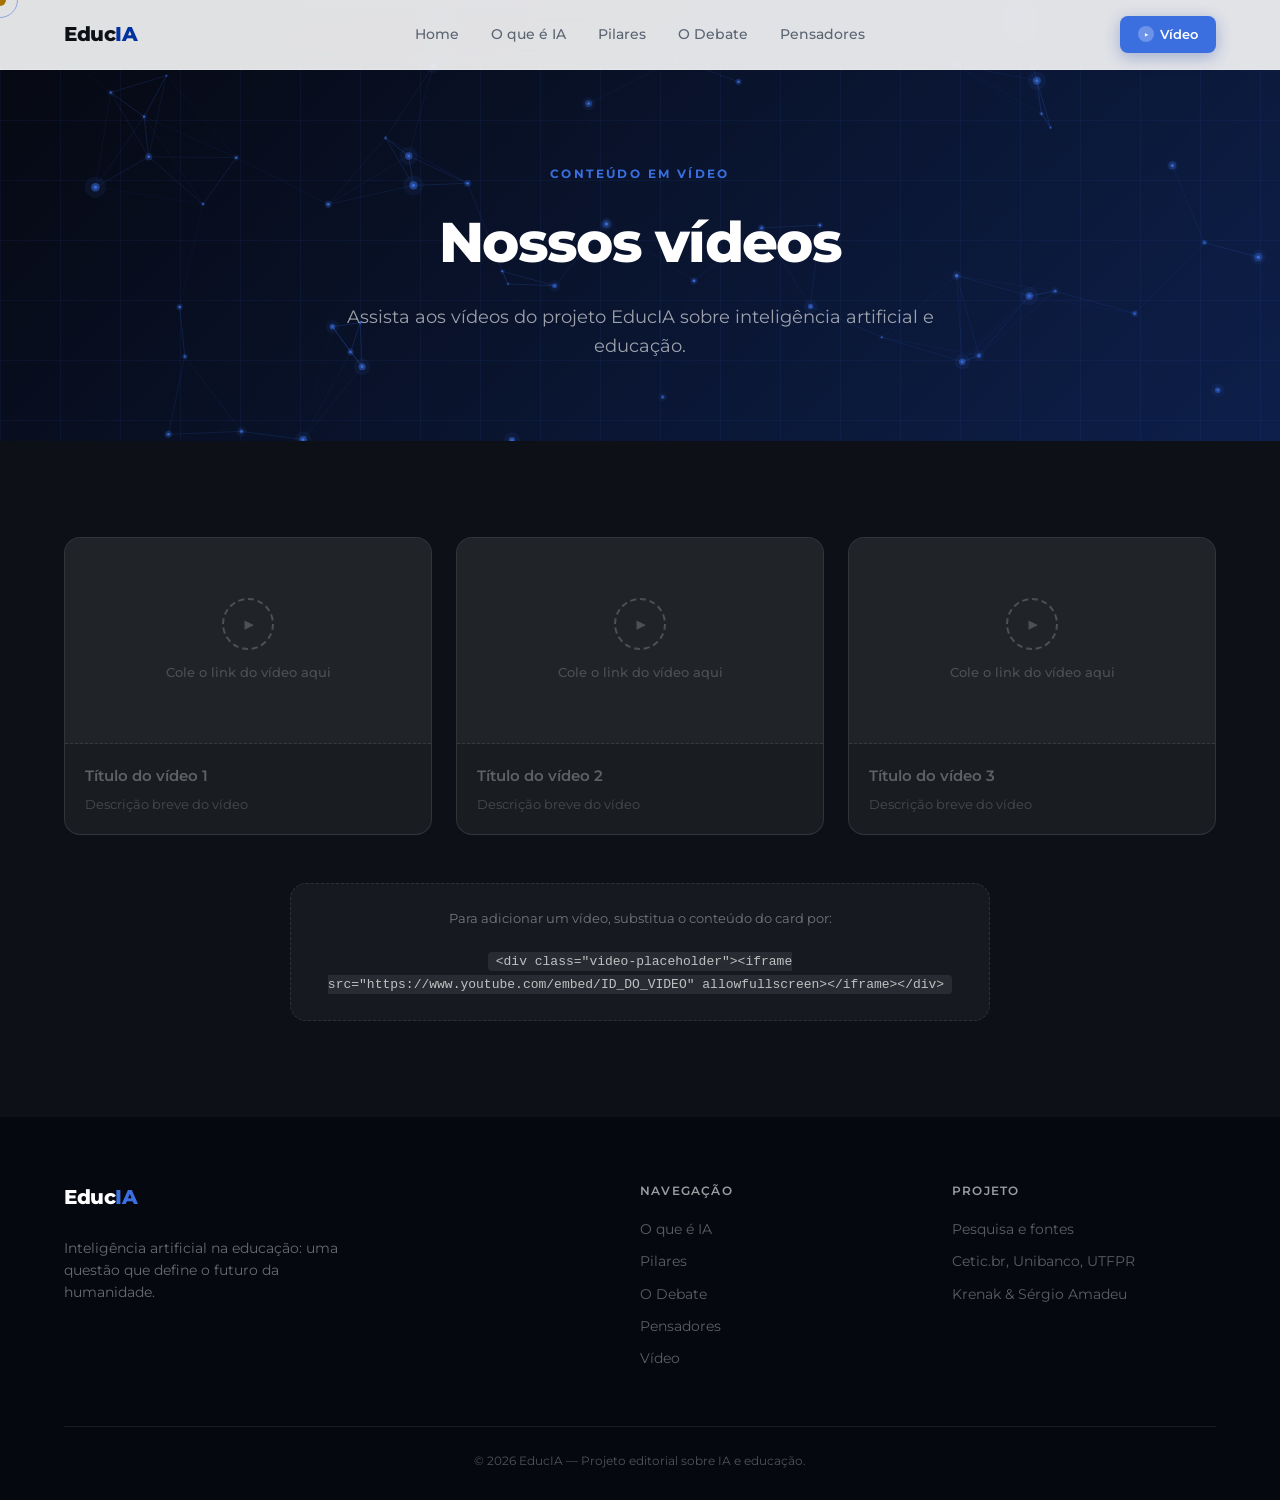
<file: videos.html>
<!DOCTYPE html>
<html lang="pt-BR">
<head>
<meta charset="UTF-8"/><meta name="viewport" content="width=device-width,initial-scale=1.0"/>
<title>EducIA — Vídeos</title>
<link rel="stylesheet" href="style.css">
<style>
  body{background:var(--foreground)}
  .page-hero{background:linear-gradient(135deg,#060810 0%,#0d1f4a 100%)}
  .section{background:var(--foreground)}
  .section-intro h2{color:#fff}
  .section-intro .eyebrow{color:var(--cobalt-light)}
  .section-intro p{color:rgba(255,255,255,.5)}
  .videos-grid{display:grid;grid-template-columns:repeat(3,1fr);gap:24px}
  @media(max-width:900px){.videos-grid{grid-template-columns:repeat(2,1fr)}}
  @media(max-width:560px){.videos-grid{grid-template-columns:1fr}}
  .video-card{background:rgba(255,255,255,.05);border:1px solid rgba(255,255,255,.1);border-radius:16px;overflow:hidden;transition:transform .3s,box-shadow .3s}
  .video-card:hover{transform:translateY(-6px);box-shadow:0 16px 40px rgba(0,0,0,.4)}
  .video-placeholder{position:relative;width:100%;padding-top:56.25%;background:rgba(255,255,255,.03);overflow:hidden}
  .video-placeholder iframe{position:absolute;inset:0;width:100%;height:100%;border:none}
  .video-placeholder.empty .add-icon{position:absolute;inset:0;display:flex;flex-direction:column;align-items:center;justify-content:center;gap:12px;color:rgba(255,255,255,.2);font-size:13px;font-weight:500;border-bottom:1px dashed rgba(255,255,255,.1)}
  .add-icon .circle{width:52px;height:52px;border-radius:50%;border:2px dashed rgba(255,255,255,.2);display:flex;align-items:center;justify-content:center;font-size:22px;color:rgba(255,255,255,.2);transition:border-color .3s,color .3s}
  .video-card:hover .circle{border-color:var(--cobalt-light);color:var(--cobalt-light)}
  .video-info{padding:20px}
  .video-info h4{font-size:15px;font-weight:600;margin-bottom:6px;color:#fff}
  .video-info p{font-size:13px;color:rgba(255,255,255,.4)}
  .video-info.empty-info h4{color:rgba(255,255,255,.3)}
  .video-info.empty-info p{color:rgba(255,255,255,.2)}
  /* instrução */
  .video-tip{margin-top:48px;padding:24px 32px;background:rgba(255,255,255,.04);border:1px dashed rgba(255,255,255,.1);border-radius:16px;color:rgba(255,255,255,.4);font-size:13px;text-align:center;max-width:700px;margin-left:auto;margin-right:auto}
  .video-tip code{background:rgba(255,255,255,.08);padding:2px 8px;border-radius:4px;font-family:monospace;color:rgba(255,255,255,.7)}
  footer{background:#060810}

  .bg-canvas{position:absolute;inset:0;width:100%;height:100%;display:block;z-index:0;pointer-events:none}
  .page-hero{position:relative;overflow:hidden}
  .page-hero-content{position:relative;z-index:1}
</style>
</head>
<body>
<div id="cursor"></div><div id="cursor-ring"></div><div id="progress-bar"></div>
<nav class="nav" id="navbar">
  <div class="nav-inner">
    <a href="index.html" class="logo">Educ<span>IA</span></a>
    <div class="nav-links">
      <a href="index.html">Home</a>
      <a href="sobre.html">O que é IA</a>
      <a href="pilares.html">Pilares</a>
      <a href="debate.html">O Debate</a>
      <a href="pensadores.html">Pensadores</a>
    </div>
    <div class="nav-right"><a href="videos.html" class="nav-video-btn"><span class="play-icon">▶</span> Vídeo</a></div>
  </div>
</nav>

<div class="page-hero">
  <canvas id="bgCanvas" class="bg-canvas"></canvas>
  <div class="page-hero-content container">
    <span class="eyebrow">Conteúdo em Vídeo</span>
    <h1>Nossos vídeos</h1>
    <p>Assista aos vídeos do projeto EducIA sobre inteligência artificial e educação.</p>
  </div>
</div>

<section class="section">
  <div class="container">
    <div class="videos-grid stagger">
      <div class="video-card">
        <div class="video-placeholder empty">
          <div class="add-icon"><div class="circle">▶</div>Cole o link do vídeo aqui</div>
        </div>
        <div class="video-info empty-info"><h4>Título do vídeo 1</h4><p>Descrição breve do vídeo</p></div>
      </div>
      <div class="video-card">
        <div class="video-placeholder empty">
          <div class="add-icon"><div class="circle">▶</div>Cole o link do vídeo aqui</div>
        </div>
        <div class="video-info empty-info"><h4>Título do vídeo 2</h4><p>Descrição breve do vídeo</p></div>
      </div>
      <div class="video-card">
        <div class="video-placeholder empty">
          <div class="add-icon"><div class="circle">▶</div>Cole o link do vídeo aqui</div>
        </div>
        <div class="video-info empty-info"><h4>Título do vídeo 3</h4><p>Descrição breve do vídeo</p></div>
      </div>
    </div>
    <div class="video-tip reveal">
      Para adicionar um vídeo, substitua o conteúdo do card por:<br><br>
      <code>&lt;div class="video-placeholder"&gt;&lt;iframe src="https://www.youtube.com/embed/ID_DO_VIDEO" allowfullscreen&gt;&lt;/iframe&gt;&lt;/div&gt;</code>
    </div>
  </div>
</section>

<footer>
  <div class="container">
    <div class="footer-grid">
      <div><a href="index.html" class="logo" style="color:#fff">Educ<span style="color:var(--cobalt-light)">IA</span></a><p>Inteligência artificial na educação: uma questão que define o futuro da humanidade.</p></div>
      <div><h4>Navegação</h4><a href="sobre.html">O que é IA</a><br><a href="pilares.html">Pilares</a><br><a href="debate.html">O Debate</a><br><a href="pensadores.html">Pensadores</a><br><a href="videos.html">Vídeo</a></div>
      <div><h4>Projeto</h4><a href="#">Pesquisa e fontes</a><br><a href="#">Cetic.br, Unibanco, UTFPR</a><br><a href="#">Krenak &amp; Sérgio Amadeu</a></div>
    </div>
    <div class="footer-bottom">© 2026 EducIA — Projeto editorial sobre IA e educação.</div>
  </div>
</footer>
<script src="script.js"></script>
<script src="bg.js"></script>
<script>createNetworkBg('bgCanvas', {color:'59,111,224', dots:55});</script>
</body></html>
</file>
<file: style.css>
@import url('https://fonts.googleapis.com/css2?family=Montserrat:wght@400;500;600;700;800&display=swap');
:root{--cobalt:#0033A0;--cobalt-light:#3B6FE0;--bg:#FAFAFA;--card:#FFFFFF;--foreground:#0D1117;--muted:#F1F3F5;--muted-fg:#5A6472;--border:#E5E7EB;--destructive:#C0392B;--deep-dark:#0A0E1A}
*{box-sizing:border-box;margin:0;padding:0}
html{scroll-behavior:smooth}
body{font-family:'Montserrat',sans-serif;background:var(--bg);color:var(--foreground);line-height:1.6;-webkit-font-smoothing:antialiased;overflow-x:hidden;cursor:none}
#cursor{position:fixed;width:12px;height:12px;border-radius:50%;background:var(--cobalt-light);pointer-events:none;z-index:9999;transform:translate(-50%,-50%);transition:transform .1s,width .2s,height .2s;mix-blend-mode:difference}
#cursor-ring{position:fixed;width:36px;height:36px;border-radius:50%;border:1.5px solid var(--cobalt-light);pointer-events:none;z-index:9998;transform:translate(-50%,-50%);transition:left .12s ease-out,top .12s ease-out;opacity:0.5}
.container{max-width:1200px;margin:0 auto;padding:0 24px}
a{color:inherit;text-decoration:none;cursor:none}
ul{list-style:none}
/* Navbar */
.nav{position:fixed;top:0;left:0;right:0;z-index:50;background:rgba(255,255,255,0.88);backdrop-filter:blur(12px);border-bottom:1px solid var(--border);transition:box-shadow .3s}
.nav.scrolled{box-shadow:0 4px 24px rgba(0,0,0,0.08)}
.nav-inner{display:grid;grid-template-columns:1fr auto 1fr;align-items:center;padding:16px 24px;max-width:1200px;margin:0 auto}
.logo{font-weight:800;font-size:20px;letter-spacing:-0.02em;display:inline-block}
.logo span{color:var(--cobalt)}
.logo:hover{animation:glitch .4s steps(1) forwards}
@keyframes glitch{0%{text-shadow:none}20%{text-shadow:-2px 0 #ff003c,2px 0 #00ffcc;letter-spacing:0.05em}40%{text-shadow:2px 0 #ff003c,-2px 0 #00ffcc;letter-spacing:-0.05em}60%{text-shadow:-1px 0 #ff003c,1px 0 #00ffcc}80%{text-shadow:1px 0 #ff003c,-1px 0 #00ffcc}100%{text-shadow:none}}
.nav-links{display:flex;gap:32px;justify-content:center}
.nav-right{display:flex;justify-content:flex-end}
.nav-links a{font-size:14px;color:var(--muted-fg);font-weight:500;position:relative;transition:color .2s}
.nav-links a::after{content:'';position:absolute;bottom:-4px;left:0;width:0;height:2px;background:var(--cobalt);border-radius:2px;transition:width .3s}
.nav-links a:hover,.nav-links a.active{color:var(--cobalt)}
.nav-links a:hover::after,.nav-links a.active::after{width:100%}
.nav-video-btn{display:inline-flex;align-items:center;gap:6px;padding:8px 18px;border-radius:8px;background:var(--cobalt);color:#fff;font-size:13px;font-weight:600;transition:all .25s}
.nav-video-btn:hover,.nav-video-btn.active{background:var(--cobalt-light);box-shadow:0 4px 16px rgba(0,51,160,0.3)}
.nav-video-btn .play-icon{width:16px;height:16px;border-radius:50%;background:rgba(255,255,255,0.25);display:flex;align-items:center;justify-content:center;font-size:8px}
@media(max-width:768px){.nav-links{gap:12px;flex-wrap:wrap}.nav-links a{font-size:11px}.nav-inner{grid-template-columns:1fr;gap:10px;padding:12px 16px}.nav-right{justify-content:center}}
/* Buttons */
.btn{display:inline-flex;align-items:center;gap:8px;padding:14px 28px;border-radius:8px;font-weight:600;font-size:15px;transition:all .25s;border:none;cursor:none;position:relative;overflow:hidden}
.btn::before{content:'';position:absolute;inset:0;background:linear-gradient(120deg,transparent 30%,rgba(255,255,255,0.2),transparent 70%);transform:translateX(-100%);transition:transform .5s}
.btn:hover::before{transform:translateX(100%)}
.btn-primary{background:var(--cobalt);color:#fff;box-shadow:0 4px 20px rgba(0,51,160,0.3)}
.btn-primary:hover{background:var(--cobalt-light);transform:translateY(-2px);box-shadow:0 8px 28px rgba(0,51,160,0.4)}
.btn-outline{background:transparent;color:#fff;border:1px solid rgba(255,255,255,0.3)}
.btn-outline:hover{background:rgba(255,255,255,0.12);transform:translateY(-2px)}
/* Page header (for inner pages) */
.page-hero{padding:160px 0 80px;background:var(--deep-dark);color:#fff;text-align:center;position:relative;overflow:hidden}
.page-hero::before{content:'';position:absolute;inset:0;background-image:linear-gradient(rgba(59,111,224,0.07) 1px,transparent 1px),linear-gradient(90deg,rgba(59,111,224,0.07) 1px,transparent 1px);background-size:60px 60px;animation:gridMove 8s linear infinite}
@keyframes gridMove{from{background-position:0 0}to{background-position:0 60px}}
.page-hero-content{position:relative;z-index:1}
.page-hero .eyebrow{color:var(--cobalt-light)}
.page-hero h1{font-size:clamp(32px,5vw,56px);font-weight:800;letter-spacing:-0.03em;margin-top:12px;opacity:0;transform:translateY(24px);animation:fadeUp .7s .2s forwards}
.page-hero p{margin-top:16px;font-size:18px;color:rgba(255,255,255,0.6);max-width:600px;margin-left:auto;margin-right:auto;opacity:0;transform:translateY(24px);animation:fadeUp .7s .4s forwards}
@keyframes fadeUp{to{opacity:1;transform:translateY(0)}}
/* Sections */
.section{padding:96px 0}
.eyebrow{font-size:12px;font-weight:700;letter-spacing:0.2em;text-transform:uppercase;color:var(--cobalt);display:inline-block}
h2{font-size:clamp(28px,4vw,40px);font-weight:700;letter-spacing:-0.02em;margin-top:12px;line-height:1.2}
.section-intro{max-width:640px;margin:0 auto 64px;text-align:center}
.section-intro p{margin-top:16px;color:var(--muted-fg)}
/* Cards */
.card{background:var(--card);border:1px solid var(--border);border-radius:16px;padding:32px;transition:box-shadow .3s,transform .3s}
.card:hover{box-shadow:0 8px 32px rgba(0,51,160,0.08);transform:translateY(-2px)}
.card h3{font-size:18px;margin-bottom:16px}
.card ul li{display:flex;gap:12px;margin-bottom:16px;font-size:14px}
.card ul li::before{content:"";width:6px;height:6px;border-radius:50%;background:var(--cobalt);margin-top:8px;flex-shrink:0}
.card ul li span{color:var(--muted-fg)}
.card ul li b{color:var(--foreground);font-weight:600}
/* Reveal animations */
.reveal{opacity:0;transform:translateY(40px);transition:opacity .7s ease,transform .7s ease}
.reveal.visible{opacity:1;transform:translateY(0)}
.reveal-left{opacity:0;transform:translateX(-40px);transition:opacity .7s ease,transform .7s ease}
.reveal-left.visible{opacity:1;transform:translateX(0)}
.reveal-right{opacity:0;transform:translateX(40px);transition:opacity .7s ease,transform .7s ease}
.reveal-right.visible{opacity:1;transform:translateX(0)}
.stagger>*{opacity:0;transform:translateY(30px);transition:opacity .6s ease,transform .6s ease}
.stagger.visible>*:nth-child(1){opacity:1;transform:none;transition-delay:.05s}
.stagger.visible>*:nth-child(2){opacity:1;transform:none;transition-delay:.15s}
.stagger.visible>*:nth-child(3){opacity:1;transform:none;transition-delay:.25s}
.stagger.visible>*:nth-child(4){opacity:1;transform:none;transition-delay:.35s}
/* Progress bar */
#progress-bar{position:fixed;top:0;left:0;height:3px;width:0%;background:linear-gradient(90deg,var(--cobalt),var(--cobalt-light),#00c6ff);z-index:100;transition:width .1s;box-shadow:0 0 10px rgba(59,111,224,0.7)}
/* Footer */
footer{background:var(--deep-dark);color:#fff;padding:64px 0 32px}
.footer-grid{display:grid;grid-template-columns:2fr 1fr 1fr;gap:48px}
@media(max-width:768px){.footer-grid{grid-template-columns:1fr;gap:32px}}
footer p{color:rgba(255,255,255,0.4);font-size:14px;margin-top:16px;max-width:300px}
footer h4{font-size:12px;font-weight:600;text-transform:uppercase;letter-spacing:0.1em;color:rgba(255,255,255,0.6);margin-bottom:16px}
footer a{display:inline-block;font-size:14px;color:rgba(255,255,255,0.35);margin-bottom:8px;transition:color .2s,transform .2s}
footer a:hover{color:#fff;transform:translateX(4px)}
.footer-bottom{border-top:1px solid rgba(255,255,255,0.08);margin-top:48px;padding-top:24px;text-align:center;font-size:12px;color:rgba(255,255,255,0.3)}





/* ── Page Transitions ── */
#pt-overlay{
  position:fixed;inset:0;z-index:9000;pointer-events:none;
  opacity:0;transition:opacity .35s ease;
}
#pt-overlay.active{opacity:1}

/* Scan escuro — debate e videos */
#pt-scan{
  position:fixed;top:-4px;left:0;right:0;height:4px;z-index:9001;
  background:linear-gradient(90deg,transparent,var(--cobalt-light),#00c6ff,var(--cobalt-light),transparent);
  box-shadow:0 0 20px rgba(0,198,255,0.8);
  pointer-events:none;opacity:0;
  transition:opacity .2s;
}
#pt-scan.active{opacity:1;animation:scanDown .5s cubic-bezier(.4,0,.2,1) forwards}
@keyframes scanDown{0%{top:-4px}100%{top:100%}}

/* Scan claro — index, sobre, pilares, pensadores */
#pt-scan-light{
  position:fixed;top:-4px;left:0;right:0;height:3px;z-index:9001;
  background:linear-gradient(90deg,transparent,var(--cobalt),var(--cobalt-light),var(--cobalt),transparent);
  box-shadow:0 0 12px rgba(0,51,160,0.4);
  pointer-events:none;opacity:0;
  transition:opacity .2s;
}
#pt-scan-light.active{opacity:1;animation:scanDownLight .5s cubic-bezier(.4,0,.2,1) forwards}
@keyframes scanDownLight{0%{top:-4px}100%{top:100%}}

body{
  opacity:0;
  animation:pageFadeIn .5s cubic-bezier(.4,0,.2,1) .05s forwards;
}
@keyframes pageFadeIn{
  from{opacity:0;transform:translateY(8px)}
  to{opacity:1;transform:translateY(0)}
}
</file>
